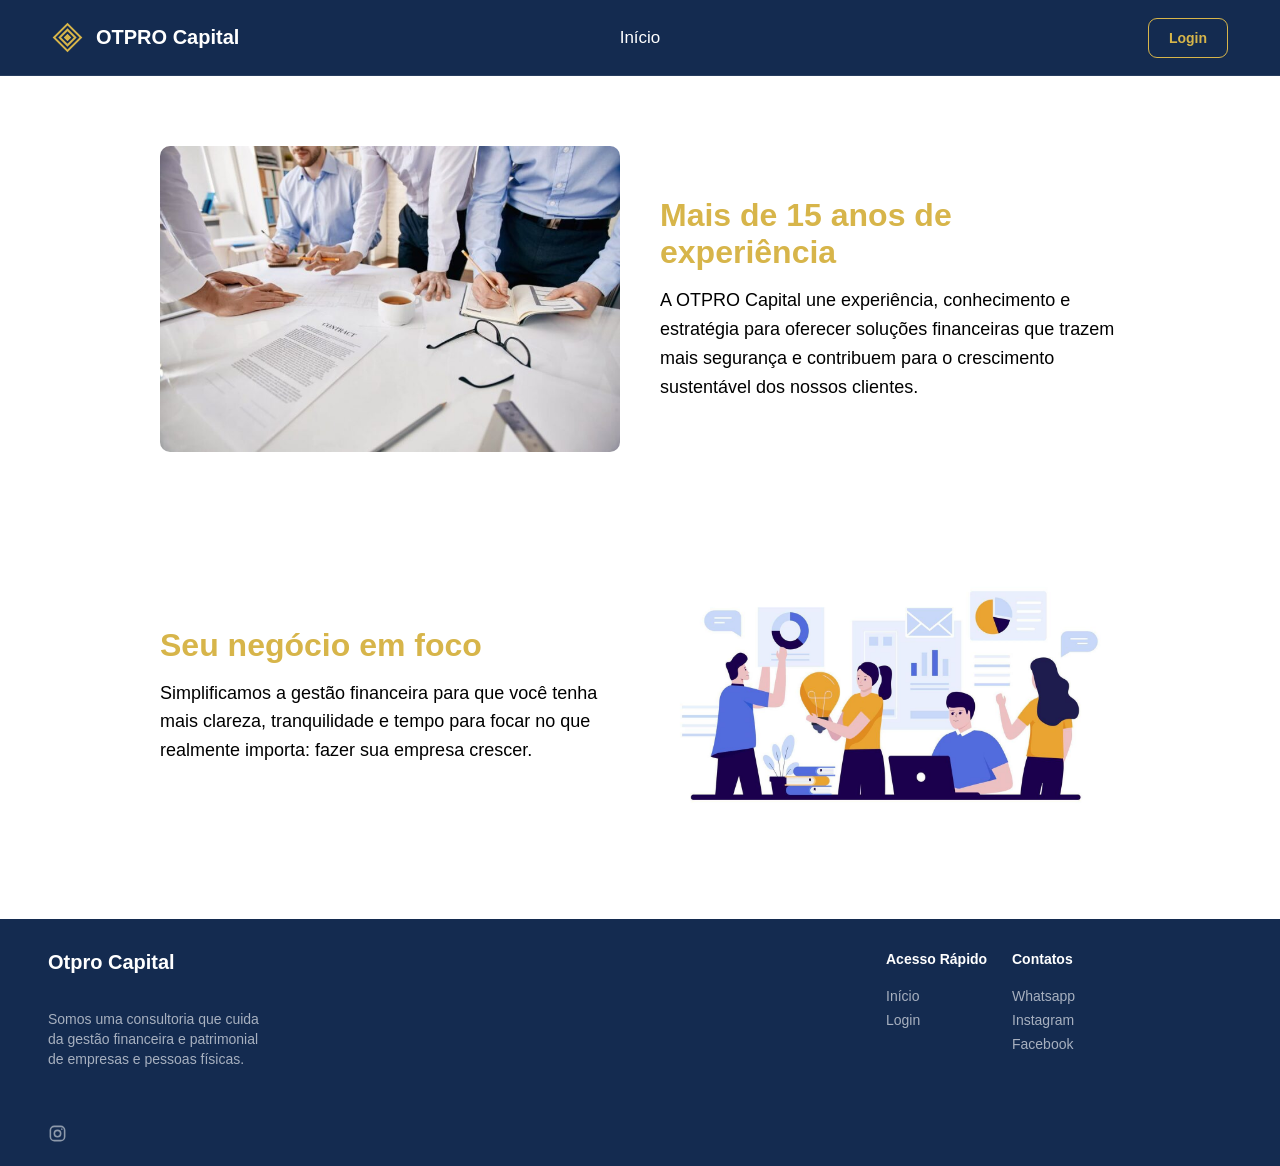
<file: Front-End/index.html>
<!DOCTYPE html>
<html lang="pt-BR">
<head>
    <meta charset="UTF-8">
    <meta name="viewport" content="width=device-width, initial-scale=1.0">
    <title>OTPRO Capital</title>
    <link rel="stylesheet" href="CSS/index.css">
</head>

<body>

  <header class="header">
        <div class="header-container">

            <a href="index.html" class="logo">

                <span class="logo-icon">
                    <span class="diamond diamond-1"></span>
                    <span class="diamond diamond-2"></span>
                    <span class="diamond diamond-3"></span>
                </span>

                <span class="logo-text">OTPRO Capital</span>
            </a>

            <nav class="navigation">
                <a href="index.html">Início</a>
            </nav>

            <a href="login.html" class="login-button">Login</a>

        </div>
    </header>


    <main class="main-content">
        <section class="sobre">
            <div class="imagem">
                <img src="/Front-End/img/reuniao.jpeg" alt="Descrição da imagem">
            </div>

            <div class="texto">
                <h2 style="color: #d7b54a;">Mais de 15 anos de experiência</h2>
                <p>A OTPRO Capital une experiência, conhecimento e estratégia para oferecer soluções financeiras que trazem mais segurança e contribuem para o crescimento sustentável dos nossos clientes.</p>

            </div>
        </section>

        <section class="sobre">
            <div class="texto">
                <h2 style="color: #d7b54a;">Seu negócio em foco</h2>
                <p>Simplificamos a gestão financeira para que você tenha mais clareza, tranquilidade e tempo para focar no que realmente importa: fazer sua empresa crescer.</p>

            </div>

            <div class="imagem">
                <img src="/Front-End/img/reuniao03.jpeg" alt="Descrição da imagem">
            </div>
        </section>

    </main>

    <footer class="footer">

        <div class="footer-container">

            <div class="footer-company">
                <h2>Otpro Capital</h2>

                <p>
                    Somos uma consultoria que cuida<br>
                    da gestão financeira e patrimonial<br>
                    de empresas e pessoas físicas.
                </p>

                <a href="https://www.instagram.com/otprocapital/?igsh=djl4d3A2N29uaWxjl" class="instagram-icon" aria-label="Instagram">
                    <svg viewBox="0 0 24 24" aria-hidden="true">
                        <rect x="3" y="3" width="18" height="18" rx="5"></rect>
                        <circle cx="12" cy="12" r="4"></circle>
                        <circle cx="17.5" cy="6.5" r="1"></circle>
                    </svg>
                </a>
            </div>


            <div class="footer-column quick-links">
                <h3>Acesso Rápido</h3>

                <a href="index.html">Início</a>
                <a href="login.html">Login</a>
            </div>


            <div class="footer-column contacts">
                <h3>Contatos</h3>

                <a href="#">Whatsapp</a>
                <a href="https://www.instagram.com/otprocapital/?igsh=djl4d3A2N29uaWxjl">Instagram</a>
                <a href="#">Facebook</a>
            </div>

        </div>

    </footer>

</body>
</html>
</file>
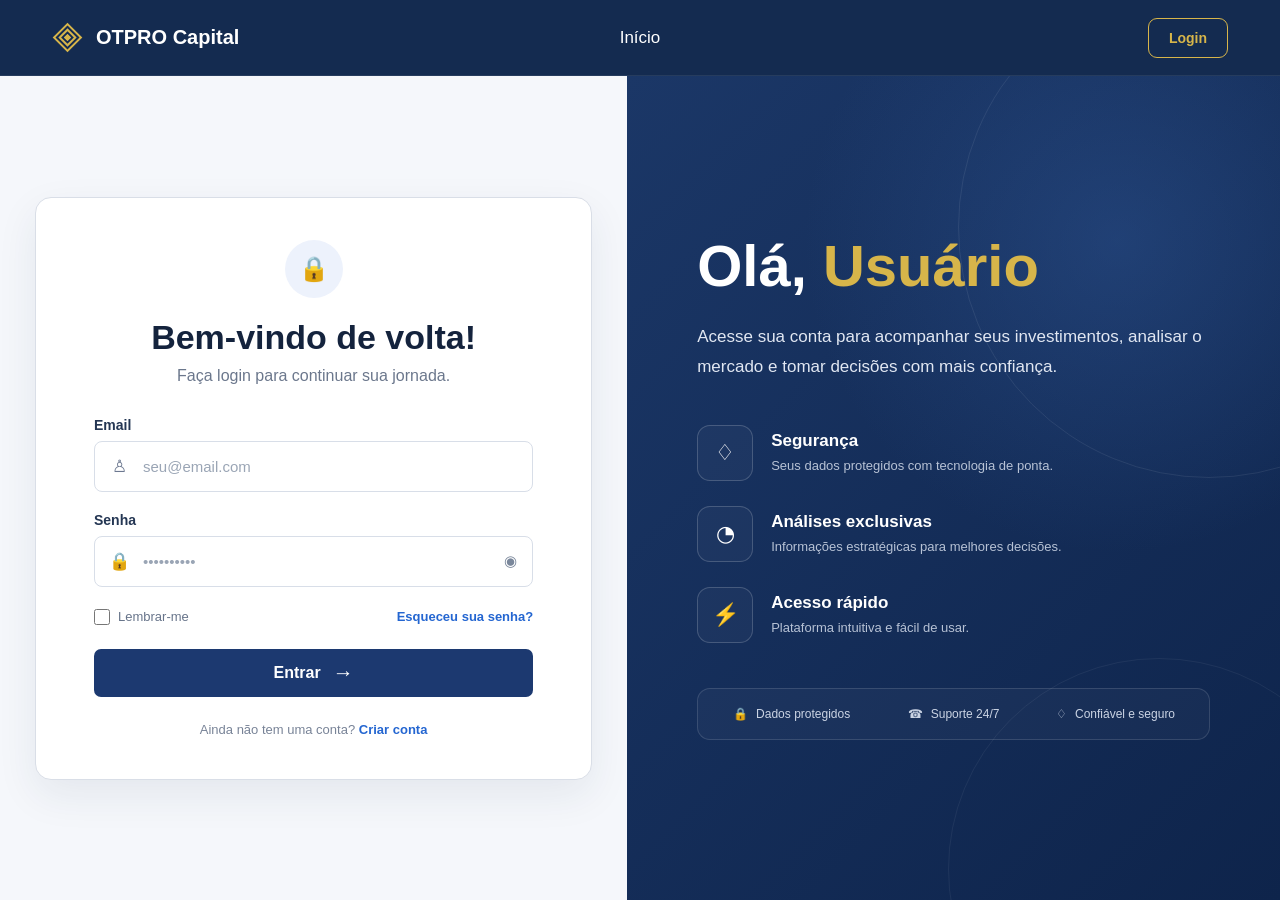
<file: Front-End/login.html>
<!DOCTYPE html>
<html lang="pt-BR">
<head>
    <meta charset="UTF-8">
    <meta name="viewport" content="width=device-width, initial-scale=1.0">
    <title>OTPRO Capital</title>
    <link rel="stylesheet" href="CSS/login.css">
</head>

<body>

    <header class="header">
        <div class="header-container">

            <a href="index.html" class="logo">

                <span class="logo-icon">
                    <span class="diamond diamond-1"></span>
                    <span class="diamond diamond-2"></span>
                    <span class="diamond diamond-3"></span>
                </span>

                <span class="logo-text">OTPRO Capital</span>
            </a>

            <nav class="navigation">
                <a href="index.html">Início</a>
            </nav>

            <a href="login.html" class="login-button">Login</a>

        </div>
    </header>


    <main class="login-section">

        <!-- LADO ESQUERDO -->
        <section class="login-form-area">

            <div class="login-form-container">

                <div class="lock-icon">
                    🔒
                </div>

                <h1>Bem-vindo de volta!</h1>

                <p class="login-subtitle">
                    Faça login para continuar sua jornada.
                </p>

                <form class="login-form">

                    <label for="email">Email</label>

                    <div class="input-wrapper">
                        <span class="input-icon">♙</span>
                        <input 
                            type="email"
                            id="email"
                            name="email"
                            placeholder="seu@email.com"
                            required
                        >
                    </div>


                    <label for="senha">Senha</label>

                    <div class="input-wrapper">
                        <span class="input-icon">🔒</span>

                        <input
                            type="password"
                            id="senha"
                            name="senha"
                            placeholder="••••••••••"
                            required
                        >

                        <button type="button" class="show-password">
                            ◉
                        </button>
                    </div>


                    <div class="login-options">

                        <label class="remember">
                            <input type="checkbox">
                            <span>Lembrar-me</span>
                        </label>

                        <a href="#" class="forgot-password">
                            Esqueceu sua senha?
                        </a>

                    </div>


                    <button type="submit" class="register-button">
                        Entrar
                        <span>→</span>
                    </button>

                </form>



                <p class="create-account">
                    Ainda não tem uma conta?
                    <a href="#">Criar conta</a>
                </p>

            </div>

        </section>


        <!-- LADO DIREITO -->
        <section class="login-welcome">

            <div class="welcome-content">

           
                <h2>
                    Olá,
                    <span>Usuário</span>
                </h2>

                <p class="welcome-description">
                    Acesse sua conta para acompanhar seus
                    investimentos, analisar o mercado e tomar
                    decisões com mais confiança.
                </p>


                <div class="benefits">

                    <div class="benefit">

                        <div class="benefit-icon">
                            ♢
                        </div>

                        <div>
                            <h3>Segurança</h3>
                            <p>
                                Seus dados protegidos com tecnologia de ponta.
                            </p>
                        </div>

                    </div>


                    <div class="benefit">

                        <div class="benefit-icon">
                            ◔
                        </div>

                        <div>
                            <h3>Análises exclusivas</h3>
                            <p>
                                Informações estratégicas para melhores decisões.
                            </p>
                        </div>

                    </div>


                    <div class="benefit">

                        <div class="benefit-icon">
                            ⚡
                        </div>

                        <div>
                            <h3>Acesso rápido</h3>
                            <p>
                                Plataforma intuitiva e fácil de usar.
                            </p>
                        </div>

                    </div>

                </div>


                <div class="welcome-footer">

                    <div>
                        🔒
                        <span>Dados protegidos</span>
                    </div>

                    <div>
                        ☎
                        <span>Suporte 24/7</span>
                    </div>

                    <div>
                        ♢
                        <span>Confiável e seguro</span>
                    </div>

                </div>

            </div>

        </section>

    </main>

</body>
</html>
</file>
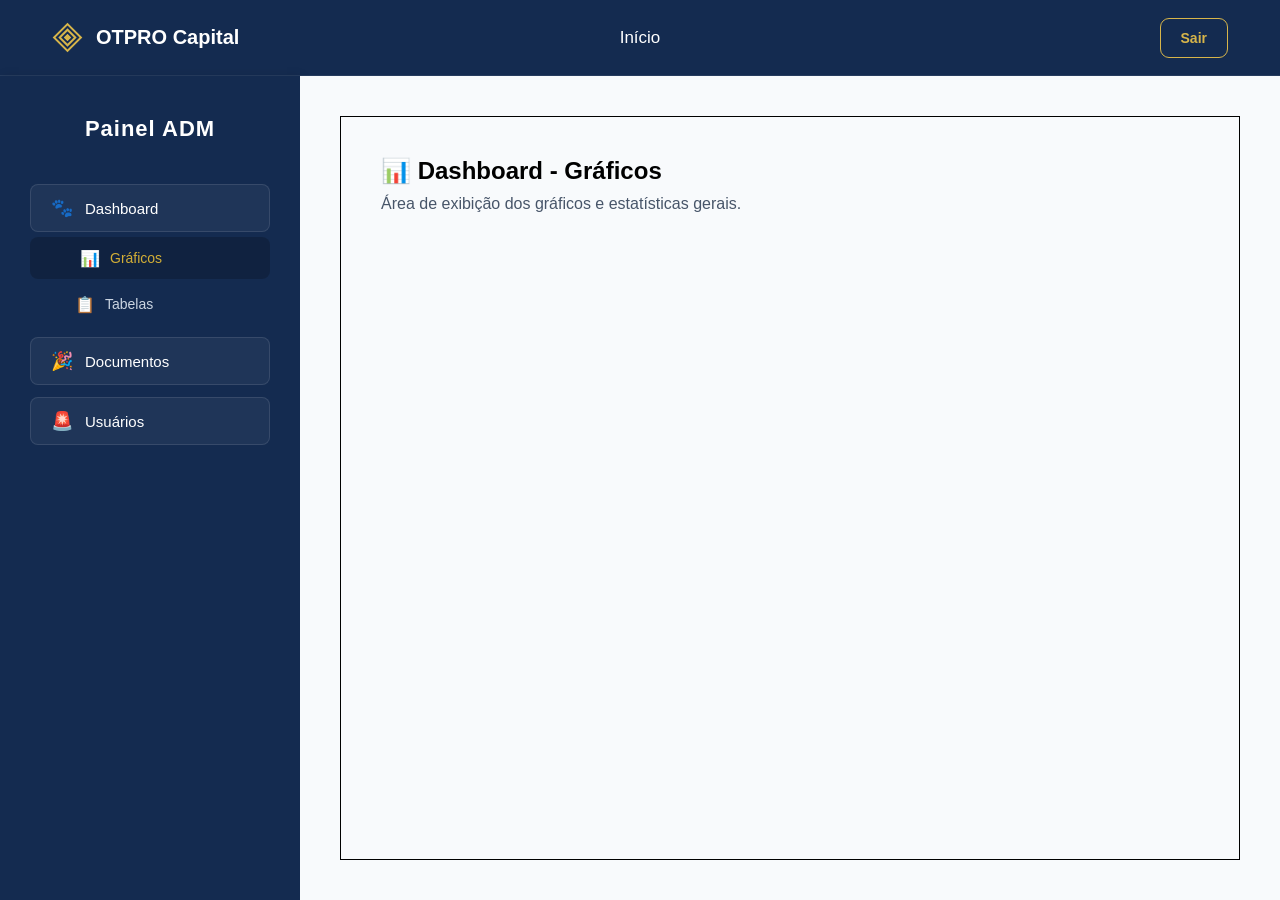
<file: Front-End/painelADM.html>
<!DOCTYPE html>
<html lang="pt-BR">
<head>
    <meta charset="UTF-8">
    <meta name="viewport" content="width=device-width, initial-scale=1.0">
    <link rel="stylesheet" href="CSS/painelADM.css">
    <title>OTPRO Capital - Painel ADM</title>
</head>
<body>

    <header class="header">
        <div class="header-container">
            <a href="index.html" class="logo">
                <span class="logo-icon">
                    <span class="diamond diamond-1"></span>
                    <span class="diamond diamond-2"></span>
                    <span class="diamond diamond-3"></span>
                </span>
                <span class="logo-text">OTPRO Capital</span>
            </a>

            <nav class="navigation">
                <a href="index.html">Início</a>
            </nav>

            <a href="login.html" class="login-button">Sair</a>
        </div>
    </header>

    <div class="app-container">
        <aside>
            <h1>Painel ADM</h1>
            <ul class="nav-links">
                <li class="has-submenu">
                    <div class="menu-toggle"><span>🐾</span> Dashboard</div>
                    <ul class="submenu show">
                        <li data-target="view-graficos" class="active"><span>📊</span> Gráficos</li>
                        <li data-target="view-tabelas"><span>📋</span> Tabelas</li>
                    </ul>
                </li>
                <li class="has-submenu">
                    <div class="menu-toggle"><span>🎉</span> Documentos</div>
                    <ul class="submenu">
                        <li data-target="view-documentos"><span>📋</span> Ver Documentos</li>
                    </ul>
                </li>
                <li class="has-submenu">
                    <div class="menu-toggle"><span>🚨</span> Usuários</div>
                    <ul class="submenu">
                        <li data-target="view-usuarios-relatorios"><span>📊</span> Relatórios</li>
                        <li data-target="view-usuarios-lista"><span>📋</span> Lista de Usuários</li>
                    </ul>
                </li>
            </ul>
        </aside>

        <main class="main-content">
            <div id="view-graficos" class="content-view-dashboard active">
                <h2>📊 Dashboard - Gráficos</h2>
                <p style="margin-top: 10px; color: #475569;">Área de exibição dos gráficos e estatísticas gerais.</p>
            </div>

            <div id="view-tabelas" class="content-view-tabelas" style="background-color: #e8f5e9;">
                <h2>📋 Dashboard - Tabelas</h2>
                <p style="margin-top: 10px; color: #475569;">Área de exibição das tabelas de dados do painel.</p>
            </div>

            <div id="view-documentos" class="content-view-documentos">
                <h2 style="margin-bottom: 15px; text-align: center;">Documentos</h2>
                <section class="secao-filtro">
                    
                    <div class= "filtro-container-principal">
                        
                        <div class="filtro-barra-principal">
                            <div class="busca-wrapper">
                            <span class="icone-busca">🔍</span>
                            <input type="text" id="inputBusca" placeholder="Pesquisar por CPF" class="campo-busca-nome">
                        </div>
                            
                    </div>
                </section>
            </div>

            <div id="view-usuarios-relatorios" class="content-view-relatorios" style="background-color: #f3e5f5;">
                <h2>🚨 Usuários - Relatórios</h2>
                <p style="margin-top: 10px; color: #475569;">Relatórios detalhados dos usuários cadastrados.</p>
            </div>

            <div id="view-usuarios-lista" class="content-view-lista" style="background-color: #ffebee;">
                <h2>📋 Usuários - Lista</h2>
                <p style="margin-top: 10px; color: #475569;">Listagem completa dos usuários do sistema.</p>
            </div>
        </main>
    </div>

    <script>
        // 1. Controle da Sanfona do Menu Lateral
        const menuToggles = document.querySelectorAll('.menu-toggle');

        menuToggles.forEach(toggle => {
            toggle.addEventListener('click', function() {
                const submenu = this.nextElementSibling;
                document.querySelectorAll('.submenu').forEach(outroMenu => {
                    if (outroMenu !== submenu) {
                        outroMenu.classList.remove('show');
                    }
                });
                if (submenu) {
                    submenu.classList.toggle('show');
                }
            });
        });

        // 2. Troca de Telas na Área Direita
        const subMenuItems = document.querySelectorAll('.submenu li');
        const views = document.querySelectorAll('.main-content > div');

        subMenuItems.forEach(item => {
            item.addEventListener('click', function() {
                subMenuItems.forEach(i => i.classList.remove('active'));
                this.classList.add('active');

                views.forEach(v => v.classList.remove('active'));

                const targetId = this.getAttribute('data-target');
                const targetView = document.getElementById(targetId);
                if (targetView) {
                    targetView.classList.add('active');
                }
            });
        });
    </script>
</body>
</html>
</file>
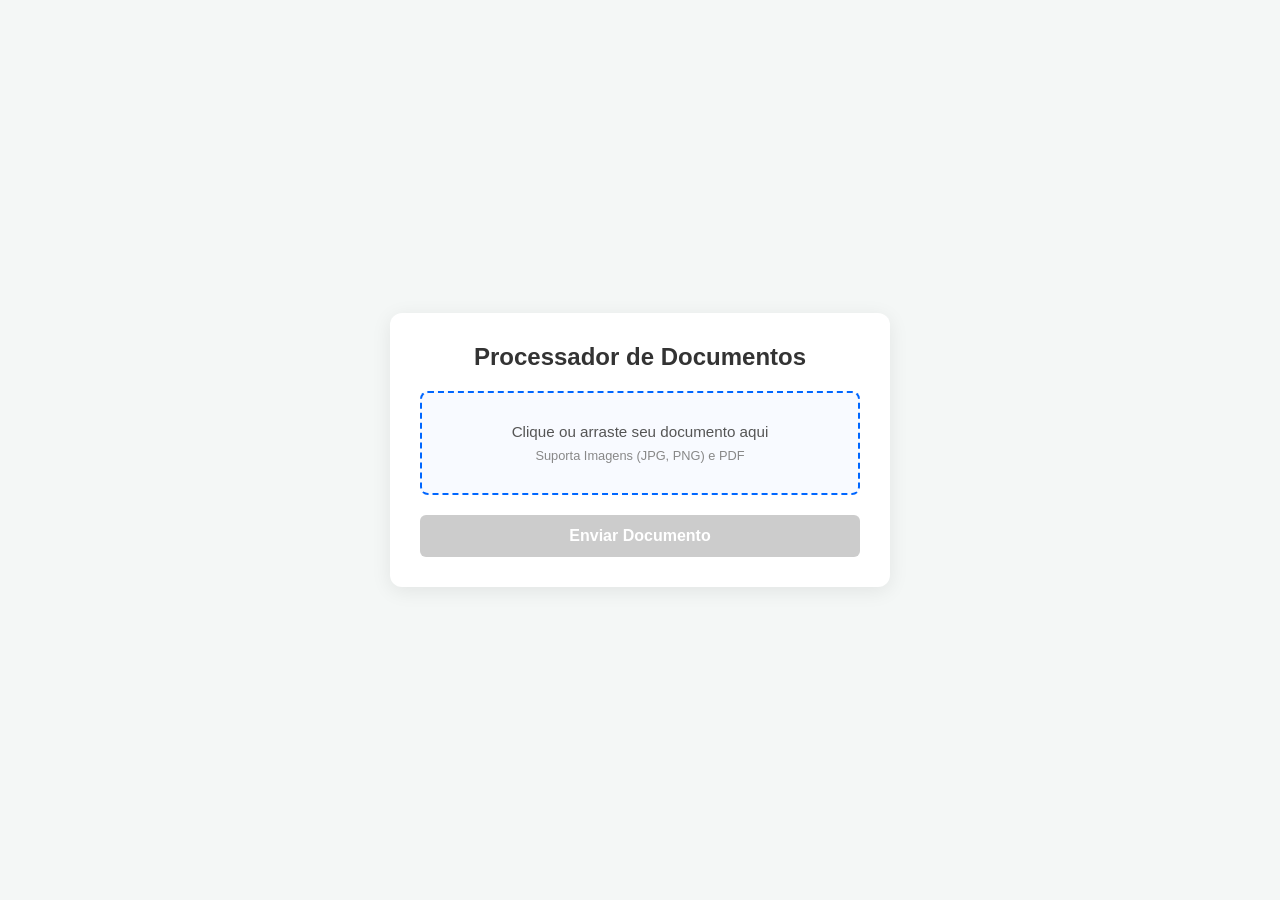
<file: templates/reconhecimento.html>
<!DOCTYPE html>
<html lang="pt-BR">
<head>
  <meta charset="UTF-8" />
  <meta name="viewport" content="width=device-width, initial-scale=1.0" />
  <title>Upload e Classificação de Documentos</title>
  <style>
    * {
      box-sizing: border-box;
      margin: 0;
      padding: 0;
      font-family: 'Segoe UI', Tahoma, Geneva, Verdana, sans-serif;
    }

    body {
      background-color: #f4f7f6;
      display: flex;
      justify-content: center;
      align-items: center;
      min-height: 100vh;
      padding: 20px;
    }

    .container {
      background: #ffffff;
      padding: 30px;
      border-radius: 12px;
      box-shadow: 0 4px 20px rgba(0, 0, 0, 0.08);
      width: 100%;
      max-width: 500px;
    }

    h1 {
      font-size: 1.5rem;
      color: #333;
      margin-bottom: 20px;
      text-align: center;
    }

    .dropzone {
      border: 2px dashed #0066ff;
      border-radius: 8px;
      padding: 30px;
      text-align: center;
      background-color: #f8faff;
      cursor: pointer;
      transition: background-color 0.2s, border-color 0.2s;
    }

    .dropzone:hover, .dropzone.dragover {
      background-color: #e6f0ff;
      border-color: #0044cc;
    }

    .dropzone p {
      color: #555;
      font-size: 0.95rem;
    }

    .dropzone span {
      display: block;
      margin-top: 8px;
      font-size: 0.8rem;
      color: #888;
    }

    input[type="file"] {
      display: none;
    }

    .file-info {
      margin-top: 15px;
      font-size: 0.9rem;
      color: #333;
      word-break: break-all;
      background: #f0f0f0;
      padding: 8px 12px;
      border-radius: 6px;
      display: none;
    }

    button {
      width: 100%;
      margin-top: 20px;
      padding: 12px;
      background-color: #0066ff;
      color: white;
      border: none;
      border-radius: 6px;
      font-size: 1rem;
      font-weight: bold;
      cursor: pointer;
      transition: background-color 0.2s;
    }

    button:hover {
      background-color: #0052cc;
    }

    button:disabled {
      background-color: #ccc;
      cursor: not-allowed;
    }

    .status {
      margin-top: 20px;
      padding: 15px;
      border-radius: 6px;
      display: none;
    }

    .status.loading {
      display: flex;
      align-items: center;
      justify-content: center;
      gap: 10px;
      background-color: #eef6ff;
      color: #0052cc;
    }

    .spinner {
      width: 20px;
      height: 20px;
      border: 3px solid #b3d1ff;
      border-top: 3px solid #0052cc;
      border-radius: 50%;
      animation: spin 1s linear infinite;
    }

    @keyframes spin {
      0% { transform: rotate(0deg); }
      100% { transform: rotate(360deg); }
    }

    .status.sucesso {
      display: block;
      background-color: #e6fffa;
      border: 1px solid #b2f5ea;
      color: #234e52;
    }

    .status.erro {
      display: block;
      background-color: #fff5f5;
      border: 1px solid #fed7d7;
      color: #9b2c2c;
    }

    .resultado-item {
      margin-top: 8px;
    }

    .resultado-item strong {
      color: #222;
    }
  </style>
</head>
<body>

  <div class="container">
    <h1>Processador de Documentos</h1>

    <!-- Área de Arrastar/Soltar Arquivo -->
    <div class="dropzone" id="dropzone">
      <p>Clique ou arraste seu documento aqui</p>
      <span>Suporta Imagens (JPG, PNG) e PDF</span>
      <input type="file" id="fileInput" accept="image/*,.pdf" />
    </div>

    <!-- Nome do Arquivo Selecionado -->
    <div class="file-info" id="fileInfo"></div>

    <!-- Botão de Enviar -->
    <button id="btnEnviar" disabled>Enviar Documento</button>

    <!-- Indicador de Carregamento e Resultado -->
    <div class="status" id="statusArea"></div>
  </div>

  <script>
    const dropzone = document.getElementById('dropzone');
    const fileInput = document.getElementById('fileInput');
    const fileInfo = document.getElementById('fileInfo');
    const btnEnviar = document.getElementById('btnEnviar');
    const statusArea = document.getElementById('statusArea');

    let arquivoSelecionado = null;

    // Clique na dropzone dispara a seleção de arquivo
    dropzone.addEventListener('click', () => fileInput.click());

    // Eventos de drag and drop
    dropzone.addEventListener('dragover', (e) => {
      e.preventDefault();
      dropzone.classList.add('dragover');
    });

    dropzone.addEventListener('dragleave', () => {
      dropzone.classList.remove('dragover');
    });

    dropzone.addEventListener('drop', (e) => {
      e.preventDefault();
      dropzone.classList.remove('dragover');
      if (e.dataTransfer.files.length > 0) {
        tratarArquivo(e.dataTransfer.files[0]);
      }
    });

    fileInput.addEventListener('change', (e) => {
      if (e.target.files.length > 0) {
        tratarArquivo(e.target.files[0]);
      }
    });

    function tratarArquivo(file) {
      arquivoSelecionado = file;
      fileInfo.textContent = `Arquivo selecionado: ${file.name} (${(file.size / 1024).toFixed(1)} KB)`;
      fileInfo.style.display = 'block';
      btnEnviar.disabled = false;
      limparStatus();
    }

    function limparStatus() {
      statusArea.className = 'status';
      statusArea.innerHTML = '';
      statusArea.style.display = 'none';
    }

    // Ação do Botão Enviar
    btnEnviar.addEventListener('click', async () => {
      if (!arquivoSelecionado) return;

      // Desabilita botões e mostra carregamento
      btnEnviar.disabled = true;
      statusArea.className = 'status loading';
      statusArea.innerHTML = '<div class="spinner"></div> Processando e identificando documento com IA...';
      statusArea.style.display = 'flex';

      // Monta os dados do formulário para o backend (espera a chave 'imagem')
      const formData = new FormData();
      formData.append('imagem', arquivoSelecionado);

      try {
        const response = await fetch('http://127.0.0.1:5001/upload', {
            method: 'POST',
            body: formData
        });

        const data = await response.json();

        if (response.ok && data.sucesso) {
          statusArea.className = 'status sucesso';
          statusArea.innerHTML = `
            <strong>Documento processado com sucesso!</strong>
            <div class="resultado-item"><strong>Tipo:</strong> ${data.tipo}</div>
            <div class="resultado-item"><strong>Número Extraído:</strong> ${data.titular}</div>
            <div class="resultado-item"><strong>Caminho Salvo:</strong> <small>${data.caminho}</small></div>
          `;
        } else {
          throw new Error(data.erro || 'Erro ao processar o arquivo.');
        }
      } catch (err) {
        statusArea.className = 'status erro';
        statusArea.innerHTML = `<strong>Erro:</strong> ${err.message}`;
      } finally {
        btnEnviar.disabled = false;
      }
    });
  </script>
</body>
</html>
</file>
<file: Front-End/CSS/index.css>
/* =========================================================
   RESET
========================================================= */

* {
    margin: 0;
    padding: 0;
    box-sizing: border-box;
}

html,
body {
    width: 100%;
    min-height: 100%;
}

body {
    margin: 0;
    min-height: 100vh;

    display: flex;
    flex-direction: column;

    font-family: Arial, Helvetica, sans-serif;
    background: #ffffff;
}

/* =========================================================
   HEADER
========================================================= */

.header {
    width: 100%;
    height: 76px;
    background: #142b50;
    border-bottom: 1px solid rgba(255,255,255,0.08);
}

.header-container {
    width: 100%;
    height: 100%;
    display: flex;
    align-items: center;
    justify-content: space-between;
    padding: 0 52px;
}


/* =========================================================
   LOGO
========================================================= */

.logo {
    display: flex;
    align-items: center;
    text-decoration: none;
    color: white;
}

.logo-text {
    margin-left: 12px;
    font-size: 20px;
    font-weight: 700;
}


/* ÍCONE */

.logo-icon {
    position: relative;
    width: 32px;
    height: 32px;
    display: block;
}

.diamond {
    position: absolute;
    transform: rotate(45deg);
    border: 2px solid #d7b54a;
}

.diamond-1 {
    width: 21px;
    height: 21px;
    left: 5px;
    top: 5px;
}

.diamond-2 {
    width: 13px;
    height: 13px;
    left: 9px;
    top: 9px;
}

.diamond-3 {
    width: 5px;
    height: 5px;
    left: 13px;
    top: 13px;
    background: #d7b54a;
}


/* =========================================================
   NAVEGAÇÃO
========================================================= */

.navigation {
    position: absolute;
    left: 50%;
    transform: translateX(-50%);
}

.navigation a {
    color: white;
    text-decoration: none;
    font-size: 17px;
    transition: 0.2s;
}

.navigation a:hover {
    opacity: 0.75;
}


/* =========================================================
   BOTÃO HEADER
========================================================= */

.login-button {
    height: 40px;
    padding: 0 20px;

    display: flex;
    align-items: center;
    justify-content: center;

    border: 1px solid #d7b54a;
    border-radius: 9px;

    color: #d7b54a;
    background: transparent;

    text-decoration: none;
    font-size: 14px;
    font-weight: 600;

    transition: 0.2s;
}

.login-button:hover {
    background: #d7b54a;
    color: #142b50;
}

/* =========================================================
   ÁREA PRINCIPAL
========================================================= */

.main-content {
    width: 100%;
    flex: 1;

    background: #ffffff;
}

.sobre {
    display: flex;
    align-items: center;
    gap: 40px;
    max-width: 1000px;
    margin: 50px auto;
    padding: 20px;
}

.imagem,
.texto {
    width: 50%;
}

.imagem img {
    width: 100%;
    display: block;
    border-radius: 10px;
}

.texto h2 {
    font-size: 32px;
    margin-bottom: 15px;
}

.texto p {
    font-size: 18px;
    line-height: 1.6;
}

.texto button {
    padding: 12px 25px;
    border: none;
    border-radius: 5px;
    background: #007bff;
    color: white;
    cursor: pointer;
}


/* =========================================================
   FOOTER
========================================================= */

.footer {
    width: 100%;
    min-height: 247px;
    flex-shrink: 0;

    background: #142b50;
    color: #ffffff;
}

.footer-container {
    width: 100%;
    min-height: 247px;

    display: grid;

    grid-template-columns:
        minmax(420px, 1fr)
        126px
        220px;

    column-gap: 0;

    padding:
        31px
        48px
        23px
        48px;
}


/* =========================================================
   BLOCO DA EMPRESA
========================================================= */

.footer-company {
    position: relative;

    min-height: 190px;
}

.footer-company h2 {
    margin: 0;

    color: #ffffff;

    font-size: 20px;
    font-weight: 700;

    line-height: 24px;
}

.footer-company p {
    margin-top: 35px;

    color: #a7b0bf;

    font-size: 14px;
    font-weight: 400;

    line-height: 20px;
}


/* =========================================================
   COLUNAS DO FOOTER
========================================================= */

.footer-column {
    display: flex;
    flex-direction: column;

    align-items: flex-start;
}

.footer-column h3 {
    margin: 0;

    color: #ffffff;

    font-size: 14px;
    font-weight: 700;

    line-height: 18px;
}

.footer-column a {
    color: #a7b0bf;

    text-decoration: none;

    font-size: 14px;
    font-weight: 400;

    line-height: 20px;
}

.quick-links a:first-of-type,
.contacts a:first-of-type {
    margin-top: 18px;
}

.quick-links a + a,
.contacts a + a {
    margin-top: 4px;
}


/* =========================================================
   INSTAGRAM
========================================================= */

.instagram-icon {
    position: absolute;

    left: 0;
    bottom: 0;

    width: 19px;
    height: 19px;

    display: block;
}

.instagram-icon svg {
    width: 19px;
    height: 19px;

    fill: none;

    stroke: #8e9aab;

    stroke-width: 2;
}

.instagram-icon circle:last-child {
    fill: #8e9aab;
    stroke: none;
}


/* =========================================================
   TABLETS
========================================================= */

@media (max-width: 768px) {

    .header {
        height: 68px;
    }

    .header-container {
        height: 68px;

        padding: 0 28px;
    }

    .logo-text {
        font-size: 19px;
    }

    .navigation a {
        font-size: 13px;
    }

    .login-button {
        width: 56px;
        height: 35px;

        font-size: 13px;
    }

    .footer {
        min-height: 270px;
    }

    .footer-container {
        min-height: 270px;

        grid-template-columns:
            1fr
            130px
            150px;

        padding:
            30px
            30px
            22px
            30px;
    }

    .footer-company h2 {
    font-size: 19px;
    }

    .footer-company p {
        font-size: 13px;
        line-height: 19px;
    }

    .footer-column h3 {
        font-size: 13px;
    }

    .footer-column a {
        font-size: 13px;
    }
}


/* =========================================================
   CELULARES
========================================================= */

@media (max-width: 600px) {

    .header {
        height: 64px;
    }

    .header-container {
        height: 64px;

        padding: 0 20px;
    }

    .logo-icon {
        width: 24px;
        height: 24px;

        transform: scale(0.9);
    }

    .logo-text {
        margin-left: 7px;

        font-size: 17px;
    }

    .navigation {
        position: static;

        margin-left: auto;
        margin-right: 18px;

        transform: none;
    }

    .navigation a {
        font-size: 12px;
    }

    .login-button {
        width: 54px;
        height: 33px;

        border-radius: 8px;

        font-size: 12px;
    }

    .footer {
        min-height: auto;
    }

    .footer-container {
        min-height: auto;

        display: grid;

        grid-template-columns: 1fr 1fr;

        row-gap: 35px;

        padding:
            30px
            25px
            25px
            25px;
    }

    .footer-company {
        grid-column: 1 / -1;

        min-height: 145px;
    }

    .footer-company h2 {
        font-size: 18px;
    }

    .footer-company p {
        margin-top: 20px;

        font-size: 13px;
        line-height: 18px;
    }

    .quick-links,
    .contacts {
        min-height: 100px;
    }

    .footer-column h3 {
        font-size: 13px;
    }

    .footer-column a {
        font-size: 13px;
    }

    .instagram-icon {
        bottom: 0;
    }
}


/* =========================================================
   CELULARES PEQUENOS
========================================================= */

@media (max-width: 380px) {

    .header-container {
        padding: 0 15px;
    }

    .logo-text {
        font-size: 14px;
    }

    .navigation {
        margin-right: 12px;
    }

    .navigation a {
        font-size: 10px;
    }

    .login-button {
        width: 48px;
        height: 30px;

        font-size: 10px;
    }

    .main-content {
        height: 300px;
    }

    .footer-container {
        padding-left: 20px;
        padding-right: 20px;
    }
}
</file>
<file: Front-End/CSS/login.css>
/* =========================================================
   RESET
========================================================= */

* {
    margin: 0;
    padding: 0;
    box-sizing: border-box;
}

html,
body {
    width: 100%;
    min-height: 100%;
}

body {
    font-family: Arial, Helvetica, sans-serif;
    min-height: 100vh;
    background: #f5f7fb;
    color: #14233d;
}


/* =========================================================
   HEADER
========================================================= */

.header {
    width: 100%;
    height: 76px;
    background: #142b50;
    border-bottom: 1px solid rgba(255,255,255,0.08);
}

.header-container {
    width: 100%;
    height: 100%;
    display: flex;
    align-items: center;
    justify-content: space-between;
    padding: 0 52px;
}


/* =========================================================
   LOGO
========================================================= */

.logo {
    display: flex;
    align-items: center;
    text-decoration: none;
    color: white;
}

.logo-text {
    margin-left: 12px;
    font-size: 20px;
    font-weight: 700;
}


/* ÍCONE */

.logo-icon {
    position: relative;
    width: 32px;
    height: 32px;
    display: block;
}

.diamond {
    position: absolute;
    transform: rotate(45deg);
    border: 2px solid #d7b54a;
}

.diamond-1 {
    width: 21px;
    height: 21px;
    left: 5px;
    top: 5px;
}

.diamond-2 {
    width: 13px;
    height: 13px;
    left: 9px;
    top: 9px;
}

.diamond-3 {
    width: 5px;
    height: 5px;
    left: 13px;
    top: 13px;
    background: #d7b54a;
}


/* =========================================================
   NAVEGAÇÃO
========================================================= */

.navigation {
    position: absolute;
    left: 50%;
    transform: translateX(-50%);
}

.navigation a {
    color: white;
    text-decoration: none;
    font-size: 17px;
    transition: 0.2s;
}

.navigation a:hover {
    opacity: 0.75;
}


/* =========================================================
   BOTÃO HEADER
========================================================= */

.login-button {
    height: 40px;
    padding: 0 20px;

    display: flex;
    align-items: center;
    justify-content: center;

    border: 1px solid #d7b54a;
    border-radius: 9px;

    color: #d7b54a;
    background: transparent;

    text-decoration: none;
    font-size: 14px;
    font-weight: 600;

    transition: 0.2s;
}

.login-button:hover {
    background: #d7b54a;
    color: #142b50;
}


/* =========================================================
   ÁREA PRINCIPAL
========================================================= */

.login-section {
    width: 100%;
    min-height: calc(100vh - 76px);

    display: grid;
    grid-template-columns: 49% 51%;
}


/* =========================================================
   LADO ESQUERDO
========================================================= */

.login-form-area {
    background: #f5f7fb;

    display: flex;
    justify-content: center;
    align-items: center;

    padding: 35px;
}


/* =========================================================
   CARD
========================================================= */

.login-form-container {

    width: 100%;
    max-width: 625px;

    padding: 42px 58px;

    background: #ffffff;

    border: 1px solid #d9dee7;
    border-radius: 16px;

    box-shadow:
        0 15px 40px rgba(25, 45, 75, 0.08);

}


/* =========================================================
   ÍCONE DE LOGIN
========================================================= */

.lock-icon {

    width: 58px;
    height: 58px;

    margin: 0 auto 20px;

    border-radius: 50%;

    display: flex;
    align-items: center;
    justify-content: center;

    background: #edf2fc;

    font-size: 24px;
}


/* =========================================================
   TÍTULO
========================================================= */

.login-form-container h1 {

    text-align: center;

    color: #14233d;

    font-size: 34px;
    font-weight: 700;

    margin-bottom: 10px;
}


.login-subtitle {

    text-align: center;

    color: #6b778c;

    font-size: 16px;

    margin-bottom: 32px;
}


/* =========================================================
   FORMULÁRIO
========================================================= */

.login-form {

    width: 100%;

    display: flex;
    flex-direction: column;
}


/* LABEL */

.login-form label {

    color: #243653;

    font-size: 14px;

    font-weight: 600;

    margin-bottom: 8px;
}


/* =========================================================
   INPUT
========================================================= */

.input-wrapper {

    width: 100%;
    height: 51px;

    display: flex;
    align-items: center;

    border: 1px solid #d8dee8;

    border-radius: 8px;

    background: #ffffff;

    margin-bottom: 20px;

    transition: 0.2s;
}


.input-wrapper:focus-within {

    border-color: #315da8;

    box-shadow:
        0 0 0 3px rgba(49,93,168,0.08);
}


.input-icon {

    width: 48px;

    display: flex;
    justify-content: center;

    color: #6c7890;

    font-size: 17px;
}


.input-wrapper input {

    flex: 1;

    height: 100%;

    border: none;
    outline: none;

    font-size: 15px;

    color: #14233d;

    background: transparent;
}


.input-wrapper input::placeholder {

    color: #9aa5b5;
}


.show-password {

    border: none;

    background: transparent;

    cursor: pointer;

    color: #7a879b;

    padding: 0 15px;

    font-size: 15px;
}


/* =========================================================
   OPÇÕES
========================================================= */

.login-options {

    width: 100%;

    display: flex;

    align-items: center;

    justify-content: space-between;

    margin-top: 2px;

    margin-bottom: 24px;
}


.remember {

    display: flex !important;

    align-items: center;

    gap: 8px;

    font-size: 13px !important;

    font-weight: 400 !important;

    color: #67748a !important;

    margin: 0 !important;
}


.remember input {

    width: 16px;
    height: 16px;

    accent-color: #1d4279;
}


.forgot-password {

    color: #2466d1;

    text-decoration: none;

    font-size: 13px;

    font-weight: 600;
}


.forgot-password:hover {

    text-decoration: underline;
}


/* =========================================================
   BOTÃO LOGIN
========================================================= */

.register-button {

    width: 100%;
    height: 48px;

    border: none;

    border-radius: 7px;

    background: #1c3970;

    color: white;

    font-size: 16px;

    font-weight: 600;

    cursor: pointer;

    display: flex;
    justify-content: center;
    align-items: center;

    gap: 12px;

    transition: 0.2s;
}


.register-button:hover {

    background: #162f5e;

    transform: translateY(-1px);
}


.register-button span {

    font-size: 21px;
}


/* =========================================================
   DIVISOR
========================================================= */

.divider {

    width: 100%;

    display: flex;

    align-items: center;

    gap: 12px;

    margin: 25px 0;
}


.divider::before,
.divider::after {

    content: "";

    flex: 1;

    height: 1px;

    background: #e1e5ec;
}


.divider span {

    color: #8893a5;

    font-size: 12px;
}


/* =========================================================
   LOGIN SOCIAL
========================================================= */

.social-login {

    width: 100%;

    display: grid;

    grid-template-columns: 1fr 1fr;

    gap: 12px;
}


.social-login button {

    height: 45px;

    border: 1px solid #d8dee8;

    border-radius: 7px;

    background: white;

    color: #3c4a61;

    font-size: 14px;

    font-weight: 600;

    cursor: pointer;

    display: flex;

    justify-content: center;

    align-items: center;

    gap: 9px;

    transition: 0.2s;
}


.social-login button:hover {

    background: #f7f9fc;
}


.google-icon {

    color: #4285f4;

    font-weight: 700;

    font-size: 17px;
}


.microsoft-icon {

    color: #3478f6;

    font-size: 20px;
}


/* =========================================================
   CRIAR CONTA
========================================================= */

.create-account {

    text-align: center;

    margin-top: 25px;

    color: #788397;

    font-size: 13px;
}


.create-account a {

    color: #2466d1;

    font-weight: 600;

    text-decoration: none;
}


.create-account a:hover {

    text-decoration: underline;
}


/* =========================================================
   LADO DIREITO
========================================================= */

.login-welcome {

    position: relative;

    overflow: hidden;

    background:
        radial-gradient(
            circle at 75% 20%,
            rgba(50, 91, 157, 0.4),
            transparent 38%
        ),
        linear-gradient(
            135deg,
            #1b3767,
            #0e244b
        );

    color: white;

    display: flex;

    align-items: center;

    padding: 65px 70px;
}


/* pontos decorativos */

.login-welcome::before {

    content: "";

    position: absolute;

    width: 500px;
    height: 500px;

    right: -180px;
    top: -100px;

    border-radius: 50%;

    border: 1px solid rgba(255,255,255,0.08);
}


.login-welcome::after {

    content: "";

    position: absolute;

    width: 420px;
    height: 420px;

    right: -90px;
    bottom: -180px;

    border-radius: 50%;

    border: 1px solid rgba(255,255,255,0.06);
}


/* =========================================================
   CONTEÚDO DIREITO
========================================================= */

.welcome-content {

    position: relative;

    z-index: 2;

    width: 100%;

    max-width: 570px;
}


/* =========================================================
   BADGE
========================================================= */

.welcome-badge {

    display: inline-flex;

    align-items: center;

    padding: 10px 18px;

    border: 1px solid rgba(255,255,255,0.15);

    border-radius: 30px;

    background: rgba(255,255,255,0.04);

    color: #ffffff;

    font-size: 13px;

    font-weight: 600;

    margin-bottom: 25px;
}


/* =========================================================
   TÍTULO DIREITO
========================================================= */

.welcome-content h2 {

    font-size: 58px;

    line-height: 1.05;

    color: white;

    margin-bottom: 25px;

    font-weight: 700;
}


.welcome-content h2 span {

    color: #d7b54a;
}


/* =========================================================
   DESCRIÇÃO
========================================================= */

.welcome-description {

    color: #e1e7f2;

    font-size: 17px;

    line-height: 1.8;

    margin-bottom: 42px;
}


/* =========================================================
   BENEFÍCIOS
========================================================= */

.benefits {

    display: flex;

    flex-direction: column;

    gap: 25px;
}


.benefit {

    display: flex;

    align-items: center;

    gap: 18px;
}


.benefit-icon {

    width: 56px;
    height: 56px;

    flex-shrink: 0;

    border: 1px solid rgba(255,255,255,0.18);

    border-radius: 13px;

    display: flex;

    align-items: center;
    justify-content: center;

    background: rgba(255,255,255,0.03);

    font-size: 22px;

    color: #ffffff;
}


.benefit h3 {

    font-size: 17px;

    margin-bottom: 5px;

    color: white;
}


.benefit p {

    color: #b7c2d5;

    font-size: 13px;

    line-height: 1.5;
}


/* =========================================================
   RODAPÉ DIREITO
========================================================= */

.welcome-footer {

    margin-top: 45px;

    width: 100%;

    padding: 18px 20px;

    border: 1px solid rgba(255,255,255,0.13);

    border-radius: 13px;

    background: rgba(255,255,255,0.03);

    display: grid;

    grid-template-columns: repeat(3, 1fr);

    gap: 15px;
}


.welcome-footer div {

    display: flex;

    align-items: center;

    justify-content: center;

    gap: 8px;

    color: #cbd4e4;

    font-size: 12px;

}


/* =========================================================
   RESPONSIVIDADE
========================================================= */

@media (max-width: 1000px) {

    .login-section {

        grid-template-columns: 1fr;
    }

    .login-welcome {

        display: none;
    }

    .login-form-area {

        min-height: calc(100vh - 76px);
    }

}


@media (max-width: 650px) {

    .header-container {

        padding: 0 20px;
    }

    .navigation {

        display: none;
    }

    .login-form-area {

        padding: 20px;
    }

    .login-form-container {

        padding: 35px 25px;
    }

    .login-form-container h1 {

        font-size: 28px;
    }

    .social-login {

        grid-template-columns: 1fr;
    }

    .login-options {

        flex-direction: column;

        align-items: flex-start;

        gap: 12px;
    }

}
</file>
<file: Front-End/CSS/painelADM.css>
/* =========================================================
   RESET
========================================================= */
* {
    margin: 0;
    padding: 0;
    box-sizing: border-box;
}

html,
body {
    width: 100%;
    min-height: 100%;
}

body {
    margin: 0;
    min-height: 100vh;
    display: flex;
    flex-direction: column;
    font-family: Arial, Helvetica, sans-serif;
    background: #ffffff;
}

/* =========================================================
   LAYOUT PRINCIPAL (CONTAINER)
========================================================= */
.app-container {
    display: flex;
    flex: 1;
    width: 100%;
    min-height: calc(100vh - 76px);
}

/* =========================================================
   HEADER
========================================================= */

.header {
    width: 100%;
    height: 76px;
    background: #142b50;
    border-bottom: 1px solid rgba(255,255,255,0.08);
}

.header-container {
    width: 100%;
    height: 100%;
    display: flex;
    align-items: center;
    justify-content: space-between;
    padding: 0 52px;
}

/* =========================================================
   LOGO
========================================================= */

.logo {
    display: flex;
    align-items: center;
    text-decoration: none;
    color: white;
}

.logo-text {
    margin-left: 12px;
    font-size: 20px;
    font-weight: 700;
}

/* ÍCONE */

.logo-icon {
    position: relative;
    width: 32px;
    height: 32px;
    display: block;
}

.diamond {
    position: absolute;
    transform: rotate(45deg);
    border: 2px solid #d7b54a;
}

.diamond-1 {
    width: 21px;
    height: 21px;
    left: 5px;
    top: 5px;
}

.diamond-2 {
    width: 13px;
    height: 13px;
    left: 9px;
    top: 9px;
}

.diamond-3 {
    width: 5px;
    height: 5px;
    left: 13px;
    top: 13px;
    background: #d7b54a;
}

/* =========================================================
   NAVEGAÇÃO
========================================================= */

.navigation {
    position: absolute;
    left: 50%;
    transform: translateX(-50%);
}

.navigation a {
    color: white;
    text-decoration: none;
    font-size: 17px;
    transition: 0.2s;
}

.navigation a:hover {
    opacity: 0.75;
}

/* =========================================================
   BOTÃO HEADER
========================================================= */

.login-button {
    height: 40px;
    padding: 0 20px;

    display: flex;
    align-items: center;
    justify-content: center;

    border: 1px solid #d7b54a;
    border-radius: 9px;

    color: #d7b54a;
    background: transparent;

    text-decoration: none;
    font-size: 14px;
    font-weight: 600;

    transition: 0.2s;
}

.login-button:hover {
    background: #d7b54a;
    color: #142b50;
}

/* =========================================================
   Painel / Menu Lateral
========================================================= */
aside {
    width: 300px;
    min-height: calc(100vh - 76px);
    background: #142b50;
    display: flex;
    flex-direction: column;
    align-items: center;
    box-shadow: 2px 0 10px rgba(0, 0, 0, 0.1);
    flex-shrink: 0;
}

aside h1 {
    margin: 40px 0 30px 0;
    color: white;
    font-size: 22px;
    font-weight: 600;
    letter-spacing: 1px;
}

.nav-links {
    width: 100%;
    display: flex;
    flex-direction: column;
    align-items: center;
}

.has-submenu, li {
    list-style: none;
}

/* =========================================================
   Botões Principais do Menu
========================================================= */
.menu-toggle {
    background-color: rgba(255, 255, 255, 0.05);
    color: #ffffff;
    width: 240px;
    height: 48px;
    display: flex;
    justify-content: flex-start;
    align-items: center;
    padding: 0 20px;
    border: 1px solid rgba(255, 255, 255, 0.1);
    border-radius: 8px;
    margin-top: 12px;
    cursor: pointer; 
    font-size: 15px;
    font-weight: 500;
    transition: all 0.3s ease;
}

.menu-toggle span {
    margin-right: 12px;
    font-size: 18px;
}

.menu-toggle:hover {
    background-color: rgba(255, 255, 255, 0.15);
    border-color: rgba(255, 255, 255, 0.3);
    transform: translateX(4px);
}

/* =========================================================
   Funcionalidade Dropdown / Submenu
========================================================= */
.submenu {
    display: none;
    width: 240px;
    margin-top: 5px;
}

.submenu.show {
    display: block;
    animation: fadeIn 0.3s ease;
}

.submenu li {
    background-color: transparent;
    color: #cbd5e1;
    width: 100%;
    height: 42px;
    display: flex;
    justify-content: flex-start;
    align-items: center;
    padding: 0 20px 0 45px;
    border: none;
    border-radius: 8px;
    margin-top: 4px;   
    cursor: pointer;
    font-size: 14px;
    transition: all 0.3s ease;
}

.submenu li:hover, .submenu li.active {
    background-color: rgba(0, 0, 0, 0.2);
    color: #d2ae36;
    padding-left: 50px;
}

.submenu li span {
    margin-right: 10px;
    font-size: 16px;
}

@keyframes fadeIn {
    from { opacity: 0; transform: translateY(-10px); }
    to { opacity: 1; transform: translateY(0); }
}

/* =========================================================
   ÁREA DE CONTEÚDO PRINCIPAL (DIREITA)
========================================================= */
.main-content {
    flex: 1;
    padding: 40px;
    background-color: #f8fafc;
}

/* Dashboard */

.content-view-dashboard {
    display: none;
    padding: 40px;
    border: 1px solid black;
    height: 100%; 
}

.content-view-dashboard.active {
    display: block;
}

/* Tabelas */

.content-view-tabelas {
    display: none;
    padding: 40px;
    border: 1px solid black;
    height: 100%; 
    background-color:  #fff3e0;
}

.content-view-tabelas.active {
    display: block;
}

/* Documentos */

.content-view-documentos {
    display: none;
    padding: 40px;
    border: 1px solid black;
    height: 100%; 
}

.content-view-documentos.active {
    display: block;
}

.content-view-documentos input {
    width:300px;
    height:30px;
    text-align: center;
    border-radius:8px;
    border: solid;
    border-width:2px;
    border-color:#d7b54a;
}

.content-view-documentos input:focus {
    outline: 0.5px solid #d7b54a;
}

/* Relatorios */

.content-view-relatorios {
    display: none;
    padding: 40px;
    border: 1px solid black;
    height: 100%; 
}

.content-view-relatorios.active {
    display: block;
}

/* Lista */
.content-view-lista {
    display: none;
    padding: 40px;
    border: 1px solid black;
    height: 100%; 
}

.content-view-lista.active {
    display: block;
}

/* =========================================================
   ÁREA DE FILTRAGEM DOS DOCUMENTOS
========================================================= */

.secao-filtro {
  background: #fff;
  border-radius: 18px;
  padding: 30px;
  box-shadow: 0 8px 24px rgba(0, 0, 0, 0.06);
  margin-bottom: 30px;
}

/* Título */
.secao-filtro h1 {
  margin: 0 0 22px;
  font-family: 'Montserrat', sans-serif;
  font-size: 2.2rem;
  line-height: 1.2;
  color: #2f2f2f;
}

/* Container dos filtros */
.filtro-container {
  display: flex;
  align-items: center;
  gap: 15px;
  flex-wrap: wrap;
}

/* Campo de busca */
.campo-busca {
  flex: 1 1 320px;
  min-width: 240px;
  padding: 14px 16px;
  border: 1px solid #ddd;
  border-radius: 10px;
  background: #fafafa;
  font-size: 15px;
  font-family: 'Roboto', sans-serif;
  color: var(--text);
  outline: none;
  transition: 0.3s ease;
}

.campo-busca:focus {
  border-color: var(--accent);
  background: #fff;
  box-shadow: 0 0 0 3px rgba(121, 86, 166, 0.12);
}

.filtro-container-principal {
  background: #ffffff;
  border-radius: 16px;
  padding: 24px;
  box-shadow: 0 10px 30px rgba(0,0,0,0.02);
  margin-bottom: 35px;
  border: 1px solid rgba(0,0,0,0.05);
}

/* Barra Principal (Sempre Visível) */
.filtro-barra-principal {
  display: flex;
  gap: 15px;
  align-items: center;
}

.busca-wrapper {
  flex: 1;
  position: relative;
}

.icone-busca {
  position: absolute;
  left: 16px;
  top: 50%;
  transform: translateY(-50%);
  font-size: 18px;
  pointer-events: none;
}

.campo-busca-nome {
  width: 140vh !important;
  box-sizing: border-box;

  padding: 14px 14px 14px 44px;
  border: 1px solid #ddd;
  border-radius: 30px;
  background: #fafafa;
  font-size: 15px;
  font-family: 'Roboto', sans-serif;
  color: #444;
  outline: none;
  transition: all 0.2s ease;
}

.campo-busca-nome:focus {
  border-color: var(--accent);
  background: #fff;
  box-shadow: 0 0 0 3px rgba(121, 86, 166, 0.1);
}


/* =========================================================
   TABLETS
========================================================= */
@media (max-width: 768px) {
    .header { height: 68px; }
    .header-container { height: 68px; padding: 0 28px; }
    .logo-text { font-size: 17px; }
    .navigation a { font-size: 12px; }
    .login-button { width: 54px; height: 34px; font-size: 12px; }
    .app-container { flex-direction: column; }
    aside { width: 100%; height: auto; min-height: initial; }
}

/* =========================================================
   CELULARES
========================================================= */
@media (max-width: 600px) {
    .header { height: 64px; }
    .header-container { height: 64px; padding: 0 20px; }
    .logo-icon { width: 24px; height: 24px; transform: scale(0.9); }
    .logo-text { margin-left: 7px; font-size: 15px; }
    .navigation { position: static; margin-left: auto; margin-right: 18px; transform: none; }
    .navigation a { font-size: 11px; }
    .login-button { width: 52px; height: 32px; border-radius: 8px; font-size: 11px; }
}

/* =========================================================
   CELULARES PEQUENOS
========================================================= */
@media (max-width: 380px) {
    .header-container { padding: 0 15px; }
    .logo-text { font-size: 14px; }
    .navigation { margin-right: 12px; }
    .navigation a { font-size: 10px; }
    .login-button { width: 48px; height: 30px; font-size: 10px; }
}
</file>
